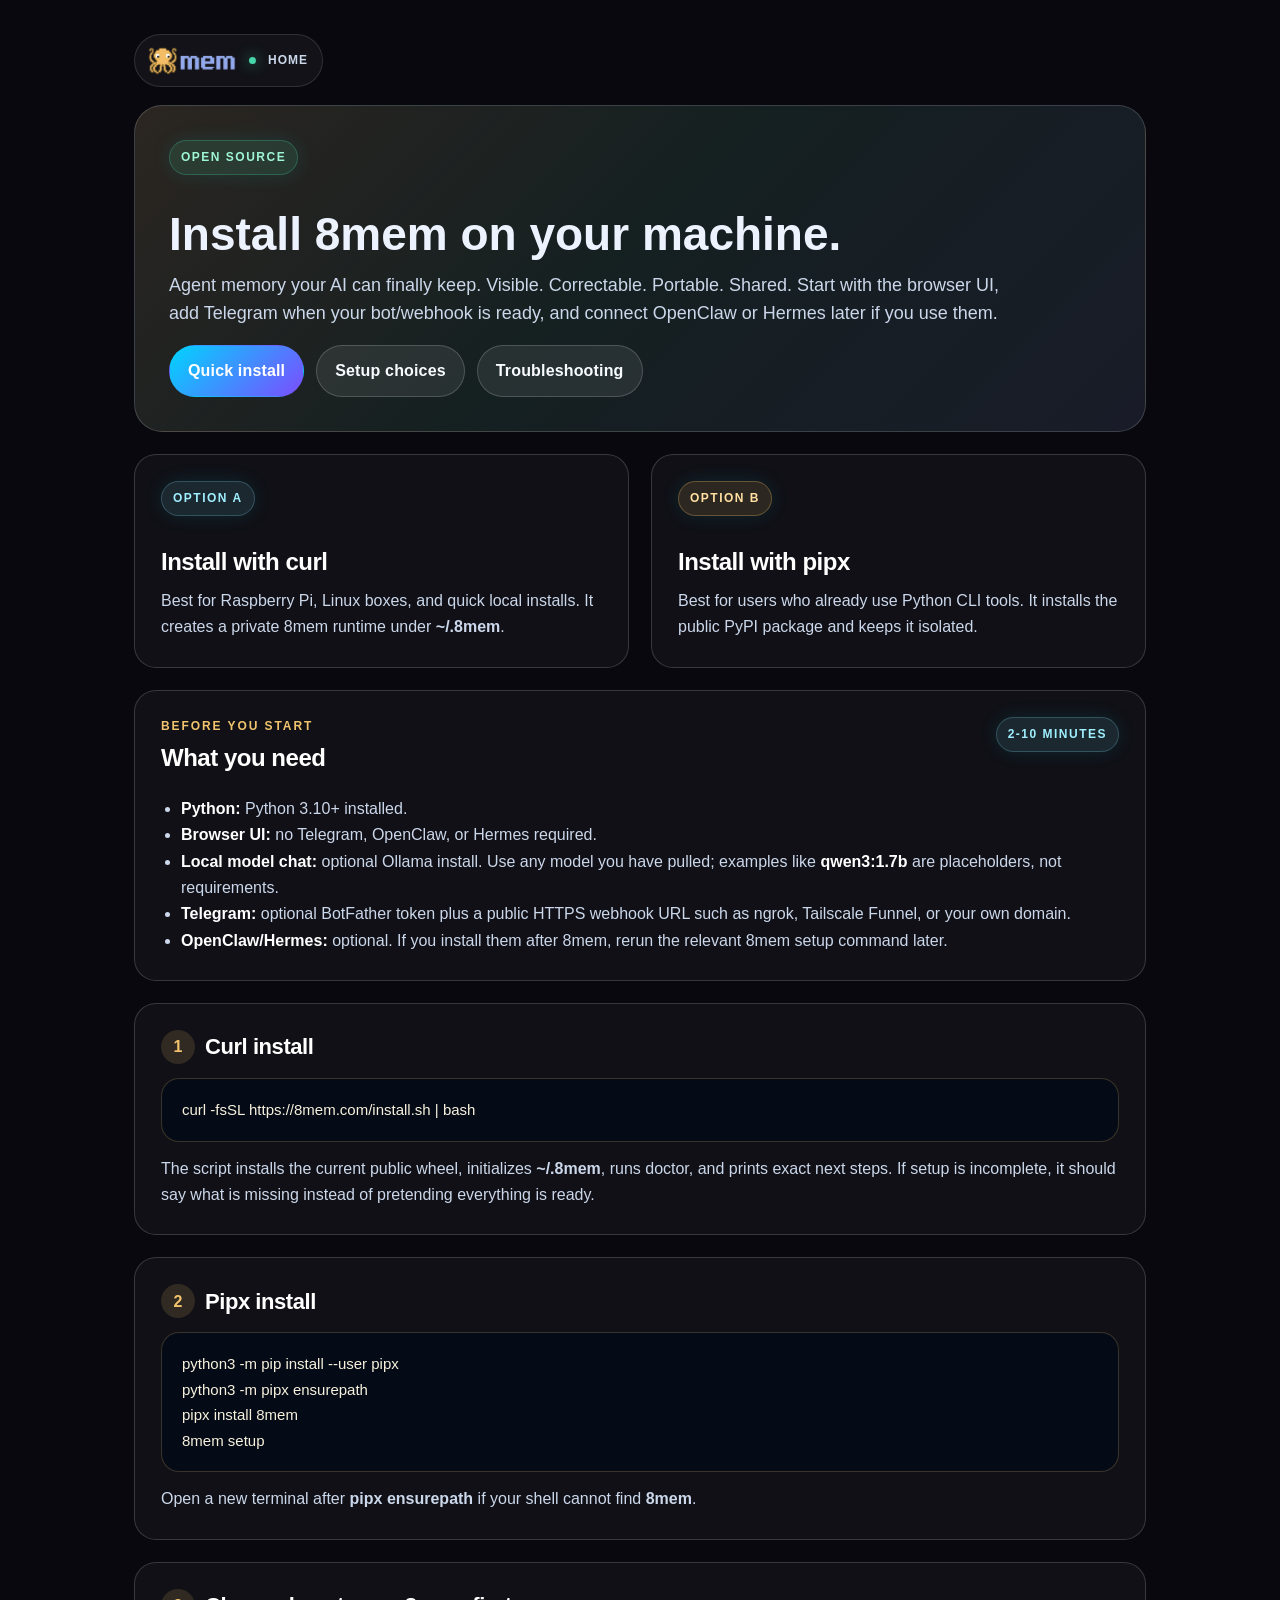
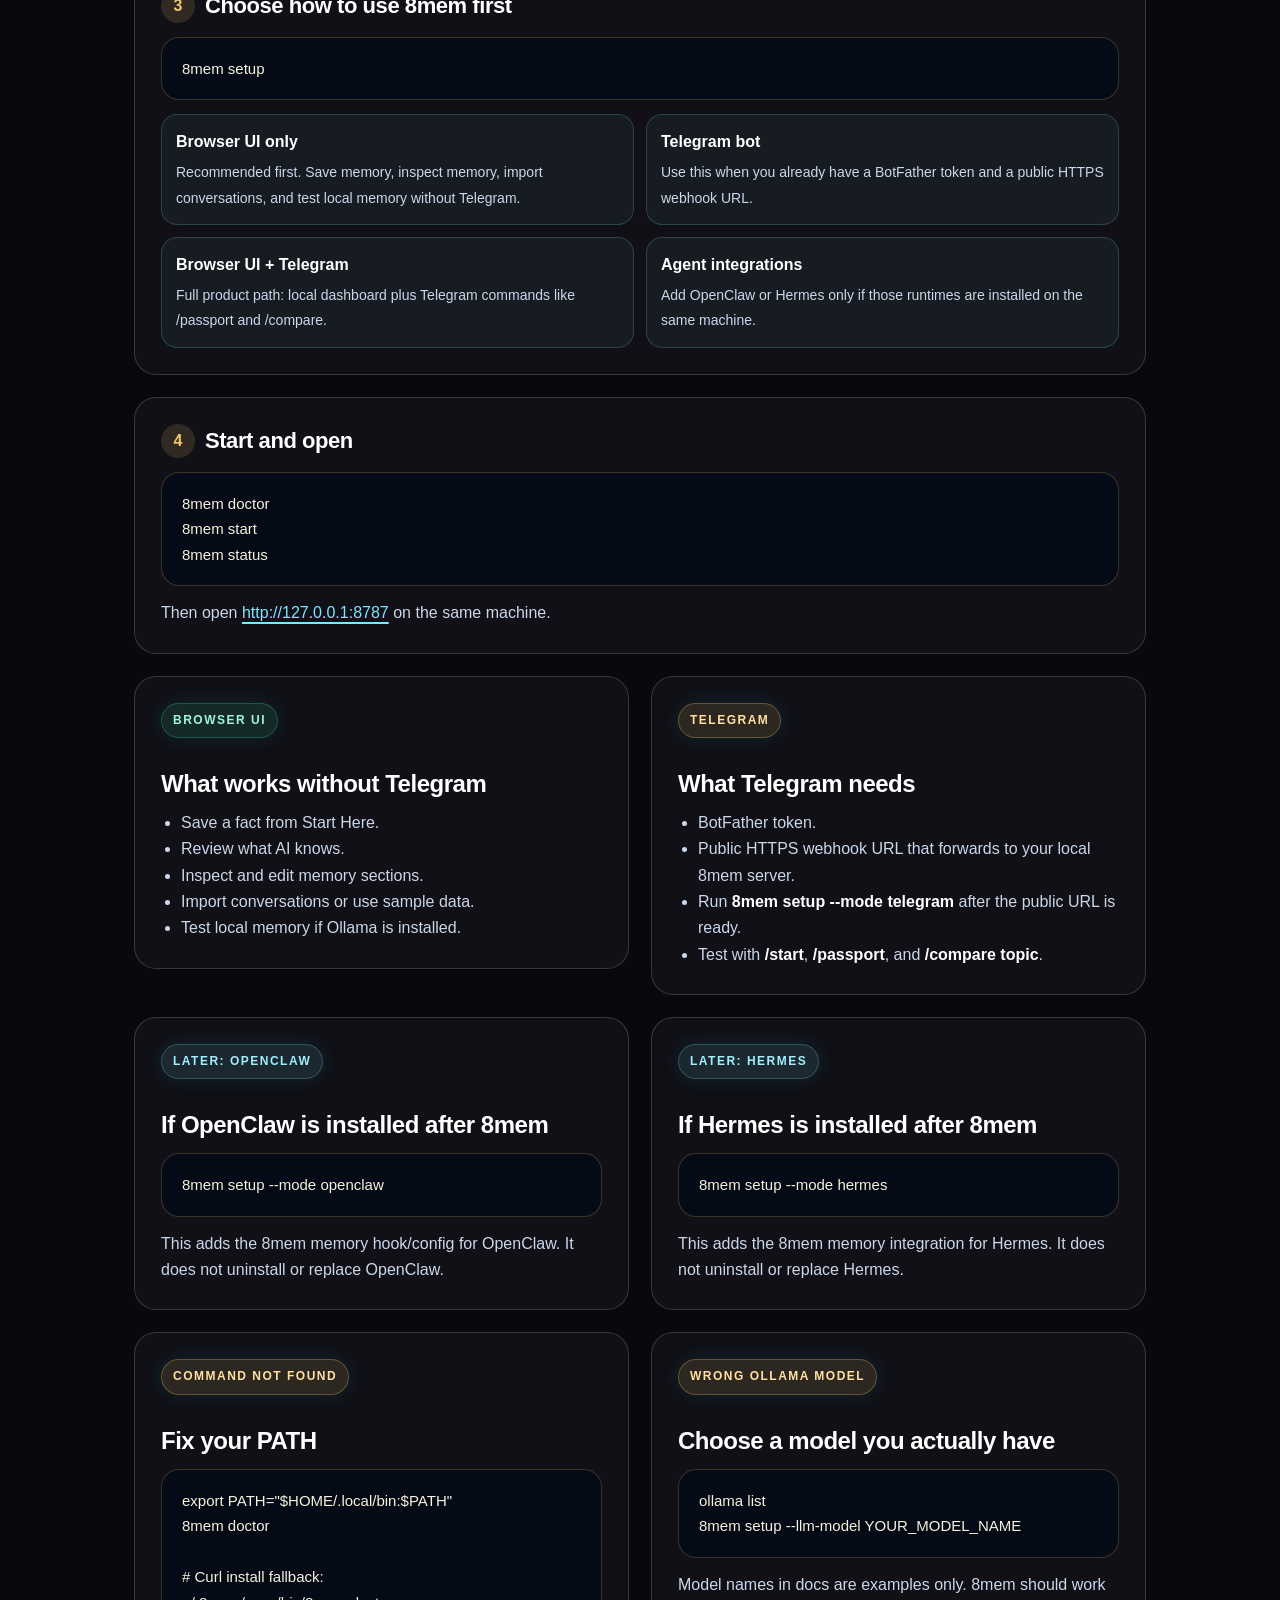
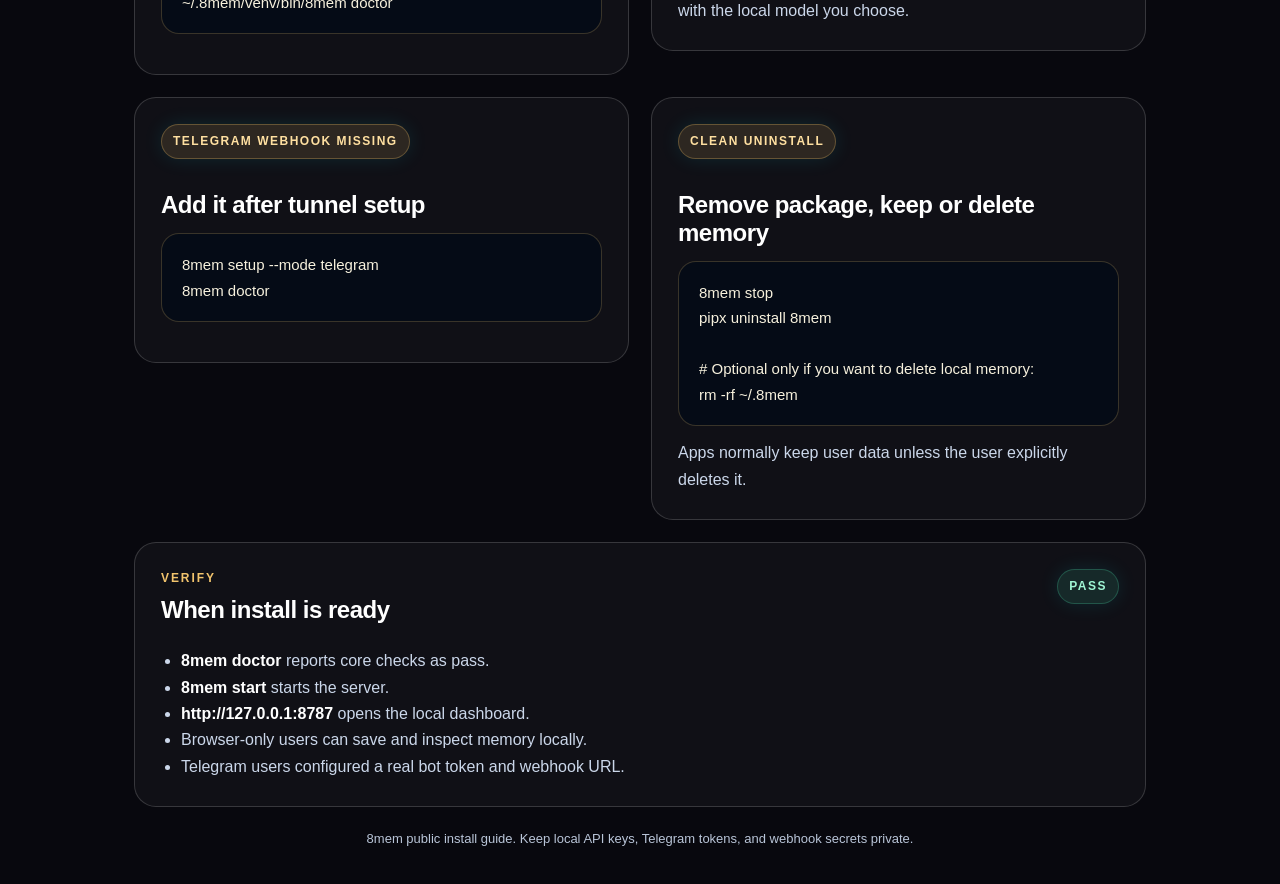
<file: app/install/index.html>
<!doctype html>
<html lang="en">
<head>
  <meta charset="utf-8">
  <meta name="viewport" content="width=device-width, initial-scale=1">
  <title>Install 8mem</title>
  <meta name="description" content="Install 8mem: agent memory for browser UI, Telegram, OpenClaw, Hermes, and local AI workflows.">
  <link rel="icon" href="/favicon.png?v=4" type="image/png">
  <link rel="apple-touch-icon" href="/apple-touch-icon.png?v=4">
  <link rel="stylesheet" href="../../styles.css">
  <style>
    :root{--line:rgba(255,255,255,.16);--gold:#f2c46d;--muted:#b9c5d8}
    body{background:#08080e;color:#edf2ff;font-family:-apple-system,BlinkMacSystemFont,"Segoe UI",system-ui,sans-serif;line-height:1.6}
    .install-shell,.install-shell *{box-sizing:border-box}
    .install-shell{max-width:1080px;margin:0 auto;padding:34px}
    .install-brand{display:inline-flex;align-items:center;gap:12px;color:#f8fbff;text-decoration:none;margin-bottom:18px;padding:10px 14px 10px 10px;border-radius:999px;background:rgba(255,255,255,.045);border:1px solid rgba(255,255,255,.12);transition:transform .2s,border-color .2s}
    .install-brand:hover{transform:translateY(-1px);border-color:rgba(126,231,255,.34)}
    .install-brand img{width:92px;height:auto;image-rendering:pixelated}
    .install-brand .home-dot{width:7px;height:7px;border-radius:999px;background:#46d6a8;box-shadow:0 0 14px rgba(70,214,168,.8)}
    .install-brand .home-label{font-size:12px;font-weight:900;letter-spacing:.08em;text-transform:uppercase;color:#cbd7ea}
    .install-hero{display:block;padding:34px;border-radius:28px;background:linear-gradient(135deg,rgba(242,196,109,.12),rgba(70,214,168,.08) 48%,rgba(122,162,255,.08)),rgba(255,255,255,.035);border:1px solid var(--line)}
    .install-hero h1{font-size:46px;line-height:1.02;margin:12px 0 14px;max-width:800px}
    .install-hero p{font-size:18px;line-height:1.55;color:#cbd7ea;max-width:850px}
    .install-hero .actions{display:flex;gap:12px;flex-wrap:wrap;margin-top:18px}
    .install-hero .btn{display:inline-flex;align-items:center;justify-content:center;border-radius:999px;padding:12px 18px;border:1px solid rgba(255,255,255,.18);background:rgba(255,255,255,.08);color:#f8fbff;text-decoration:none;font-weight:800;letter-spacing:.01em}
    .install-hero .btn.primary{background:linear-gradient(135deg,#00d4ff,#7c4dff);color:#fff;border-color:transparent}
    .install-shell a{color:#7ee7ff;text-decoration-thickness:2px;text-underline-offset:4px}
    .grid{display:grid;grid-template-columns:1fr;gap:22px;align-items:start}
    .grid.cols-2{grid-template-columns:repeat(2,minmax(0,1fr))}
    .card{display:block;padding:26px;border-radius:22px;background:rgba(255,255,255,.035);border:1px solid var(--line);overflow:hidden}
    .card h2,.card h3{line-height:1.16;color:#fff;letter-spacing:-.02em}
    .card h3{font-size:24px;margin:8px 0 12px}
    .card p,.small{color:#cbd7ea;line-height:1.65}
    .header{display:flex;align-items:flex-start;justify-content:space-between;gap:16px;flex-wrap:wrap}
    .kicker{font-size:12px;letter-spacing:.16em;text-transform:uppercase;color:var(--gold);font-weight:900;margin-bottom:8px}
    .badge{display:inline-flex;align-items:center;width:max-content;border-radius:999px;padding:7px 11px;font-size:12px;font-weight:900;background:rgba(255,255,255,.08);border:1px solid rgba(255,255,255,.14);color:#f8fbff}
    .badge.green{background:rgba(70,214,168,.13);border-color:rgba(70,214,168,.25);color:#9ff6d4}
    .badge.blue{background:rgba(126,231,255,.11);border-color:rgba(126,231,255,.22);color:#9fefff}
    .badge.gold{background:rgba(242,196,109,.13);border-color:rgba(242,196,109,.28);color:#ffe0a1}
    .command{position:relative;margin:14px 0;padding:18px 20px;border-radius:18px;background:#050b16;border:1px solid rgba(242,196,109,.22);font:15px/1.7 ui-monospace,SFMono-Regular,Menlo,Consolas,monospace;color:#f7f1dd;white-space:pre-wrap;word-break:break-word;overflow:auto}
    .step-number{width:34px;height:34px;border-radius:50%;display:inline-flex;align-items:center;justify-content:center;background:rgba(242,196,109,.14);color:var(--gold);font-weight:900;margin-right:10px}
    .step-title{display:flex;align-items:center;margin-bottom:10px}
    .step-title h2{font-size:22px;margin:0}
    .checklist{margin:12px 0 0;padding-left:20px;color:#cbd7ea;line-height:1.65}
    .checklist strong{color:#fff}
    .choice-grid{display:grid;grid-template-columns:repeat(2,minmax(0,1fr));gap:12px;margin-top:14px}
    .choice{border:1px solid rgba(126,231,255,.2);background:rgba(126,231,255,.055);border-radius:16px;padding:14px}
    .choice strong{display:block;color:#fff;margin-bottom:4px}
    .choice span{color:#cbd7ea;font-size:14px;line-height:1.45}
    .install-footer{margin-top:22px;color:var(--muted);font-size:13px;text-align:center}
    @media(max-width:860px){.grid.cols-2{grid-template-columns:1fr}}
    @media(max-width:760px){.install-shell{padding:18px}.install-hero h1{font-size:34px}.command{font-size:13px}.choice-grid{grid-template-columns:1fr}}
  </style>
</head>
<body>
  <main class="install-shell">
    <a class="install-brand" href="/">
      <img src="/logo.svg?v=2" alt="8mem">
      <span class="home-dot" aria-hidden="true"></span>
      <span class="home-label">home</span>
    </a>
    <section class="install-hero">
      <div class="badge green">Open source</div>
      <h1>Install 8mem on your machine.</h1>
      <p>Agent memory your AI can finally keep. Visible. Correctable. Portable. Shared. Start with the browser UI, add Telegram when your bot/webhook is ready, and connect OpenClaw or Hermes later if you use them.</p>
      <div class="actions">
        <a class="btn primary" href="#quick-install">Quick install</a>
        <a class="btn" href="#setup-choices">Setup choices</a>
        <a class="btn" href="#troubleshooting">Troubleshooting</a>
      </div>
    </section>

    <div class="grid cols-2" style="margin-top:22px">
      <section class="card">
        <div class="badge blue">Option A</div>
        <h3>Install with curl</h3>
        <p>Best for Raspberry Pi, Linux boxes, and quick local installs. It creates a private 8mem runtime under <strong>~/.8mem</strong>.</p>
      </section>
      <section class="card">
        <div class="badge gold">Option B</div>
        <h3>Install with pipx</h3>
        <p>Best for users who already use Python CLI tools. It installs the public PyPI package and keeps it isolated.</p>
      </section>
    </div>

    <section class="card" style="margin-top:22px">
      <div class="header">
        <div>
          <div class="kicker">Before you start</div>
          <h3>What you need</h3>
        </div>
        <span class="badge blue">2-10 minutes</span>
      </div>
      <ul class="checklist">
        <li><strong>Python:</strong> Python 3.10+ installed.</li>
        <li><strong>Browser UI:</strong> no Telegram, OpenClaw, or Hermes required.</li>
        <li><strong>Local model chat:</strong> optional Ollama install. Use any model you have pulled; examples like <strong>qwen3:1.7b</strong> are placeholders, not requirements.</li>
        <li><strong>Telegram:</strong> optional BotFather token plus a public HTTPS webhook URL such as ngrok, Tailscale Funnel, or your own domain.</li>
        <li><strong>OpenClaw/Hermes:</strong> optional. If you install them after 8mem, rerun the relevant 8mem setup command later.</li>
      </ul>
    </section>

    <section id="quick-install" class="grid" style="margin-top:22px">
      <div class="card">
        <div class="step-title"><span class="step-number">1</span><h2>Curl install</h2></div>
        <div class="command">curl -fsSL https://8mem.com/install.sh | bash</div>
        <p class="small">The script installs the current public wheel, initializes <strong>~/.8mem</strong>, runs doctor, and prints exact next steps. If setup is incomplete, it should say what is missing instead of pretending everything is ready.</p>
      </div>

      <div class="card">
        <div class="step-title"><span class="step-number">2</span><h2>Pipx install</h2></div>
        <div class="command">python3 -m pip install --user pipx
python3 -m pipx ensurepath
pipx install 8mem
8mem setup</div>
        <p class="small">Open a new terminal after <strong>pipx ensurepath</strong> if your shell cannot find <strong>8mem</strong>.</p>
      </div>

      <div id="setup-choices" class="card">
        <div class="step-title"><span class="step-number">3</span><h2>Choose how to use 8mem first</h2></div>
        <div class="command">8mem setup</div>
        <div class="choice-grid">
          <div class="choice"><strong>Browser UI only</strong><span>Recommended first. Save memory, inspect memory, import conversations, and test local memory without Telegram.</span></div>
          <div class="choice"><strong>Telegram bot</strong><span>Use this when you already have a BotFather token and a public HTTPS webhook URL.</span></div>
          <div class="choice"><strong>Browser UI + Telegram</strong><span>Full product path: local dashboard plus Telegram commands like /passport and /compare.</span></div>
          <div class="choice"><strong>Agent integrations</strong><span>Add OpenClaw or Hermes only if those runtimes are installed on the same machine.</span></div>
        </div>
      </div>

      <div class="card">
        <div class="step-title"><span class="step-number">4</span><h2>Start and open</h2></div>
        <div class="command">8mem doctor
8mem start
8mem status</div>
        <p class="small">Then open <a href="http://127.0.0.1:8787">http://127.0.0.1:8787</a> on the same machine.</p>
      </div>
    </section>

    <section class="grid cols-2" style="margin-top:22px">
      <div class="card">
        <div class="badge green">Browser UI</div>
        <h3>What works without Telegram</h3>
        <ul class="checklist">
          <li>Save a fact from Start Here.</li>
          <li>Review what AI knows.</li>
          <li>Inspect and edit memory sections.</li>
          <li>Import conversations or use sample data.</li>
          <li>Test local memory if Ollama is installed.</li>
        </ul>
      </div>
      <div class="card">
        <div class="badge gold">Telegram</div>
        <h3>What Telegram needs</h3>
        <ul class="checklist">
          <li>BotFather token.</li>
          <li>Public HTTPS webhook URL that forwards to your local 8mem server.</li>
          <li>Run <strong>8mem setup --mode telegram</strong> after the public URL is ready.</li>
          <li>Test with <strong>/start</strong>, <strong>/passport</strong>, and <strong>/compare topic</strong>.</li>
        </ul>
      </div>
    </section>

    <section class="grid cols-2" style="margin-top:22px">
      <div class="card">
        <div class="badge blue">Later: OpenClaw</div>
        <h3>If OpenClaw is installed after 8mem</h3>
        <div class="command">8mem setup --mode openclaw</div>
        <p class="small">This adds the 8mem memory hook/config for OpenClaw. It does not uninstall or replace OpenClaw.</p>
      </div>
      <div class="card">
        <div class="badge blue">Later: Hermes</div>
        <h3>If Hermes is installed after 8mem</h3>
        <div class="command">8mem setup --mode hermes</div>
        <p class="small">This adds the 8mem memory integration for Hermes. It does not uninstall or replace Hermes.</p>
      </div>
    </section>

    <section id="troubleshooting" class="grid cols-2" style="margin-top:22px">
      <div class="card">
        <div class="badge gold">Command not found</div>
        <h3>Fix your PATH</h3>
        <div class="command">export PATH="$HOME/.local/bin:$PATH"
8mem doctor

# Curl install fallback:
~/.8mem/venv/bin/8mem doctor</div>
      </div>
      <div class="card">
        <div class="badge gold">Wrong Ollama model</div>
        <h3>Choose a model you actually have</h3>
        <div class="command">ollama list
8mem setup --llm-model YOUR_MODEL_NAME</div>
        <p class="small">Model names in docs are examples only. 8mem should work with the local model you choose.</p>
      </div>
      <div class="card">
        <div class="badge gold">Telegram webhook missing</div>
        <h3>Add it after tunnel setup</h3>
        <div class="command">8mem setup --mode telegram
8mem doctor</div>
      </div>
      <div class="card">
        <div class="badge gold">Clean uninstall</div>
        <h3>Remove package, keep or delete memory</h3>
        <div class="command">8mem stop
pipx uninstall 8mem

# Optional only if you want to delete local memory:
rm -rf ~/.8mem</div>
        <p class="small">Apps normally keep user data unless the user explicitly deletes it.</p>
      </div>
    </section>

    <section class="card" style="margin-top:22px">
      <div class="header">
        <div>
          <div class="kicker">Verify</div>
          <h3>When install is ready</h3>
        </div>
        <span class="badge green">PASS</span>
      </div>
      <ul class="checklist">
        <li><strong>8mem doctor</strong> reports core checks as pass.</li>
        <li><strong>8mem start</strong> starts the server.</li>
        <li><strong>http://127.0.0.1:8787</strong> opens the local dashboard.</li>
        <li>Browser-only users can save and inspect memory locally.</li>
        <li>Telegram users configured a real bot token and webhook URL.</li>
      </ul>
    </section>

    <div class="install-footer">
      8mem public install guide. Keep local API keys, Telegram tokens, and webhook secrets private.
    </div>
  </main>
</body>
</html>
</file>
<file: styles.css>
:root {
  --bg-color: #02040a;
  --text-primary: #ffffff;
  --text-secondary: #94a1b2;
  --brand-cyan: #00f3ff;
  --brand-purple: #7000ff;
  --glass-bg: rgba(255, 255, 255, 0.03);
  --glass-border: rgba(255, 255, 255, 0.05);
}

* {
  margin: 0;
  padding: 0;
  box-sizing: border-box;
  font-family: 'Outfit', sans-serif !important;
}

body {
  background-color: var(--bg-color);
  color: var(--text-primary);
  overflow-x: hidden;
  position: relative;
  min-height: 100vh;
}

/* Base network background layer */
#neural-bg {
  position: fixed;
  top: 0;
  left: 0;
  right: 0;
  bottom: 0;
  z-index: 0;
  pointer-events: none;
  background: radial-gradient(circle at 50% 50%, #0a0e23 0%, var(--bg-color) 80%);
}

#grey-overlay {
  position: fixed;
  top: 0;
  left: 0;
  width: 100%;
  height: 100%;
  background-color: rgba(2, 4, 10, 0.75);
  /* Darker tint for contrast */
  backdrop-filter: grayscale(100%);
  z-index: 5;
  transition: opacity 1s ease;
  pointer-events: none;
}

#splash-logo {
  position: fixed;
  top: 50%;
  left: 50%;
  width: 320px;
  /* Big initial logo */
  height: 320px;
  transform: translate(-50%, -50%);
  z-index: 9999;
  display: flex;
  align-items: center;
  justify-content: center;
  pointer-events: none;
  transition: top 1s cubic-bezier(0.25, 1, 0.5, 1),
    left 1s cubic-bezier(0.25, 1, 0.5, 1),
    width 1s cubic-bezier(0.25, 1, 0.5, 1),
    height 1s cubic-bezier(0.25, 1, 0.5, 1),
    transform 1s cubic-bezier(0.25, 1, 0.5, 1),
    opacity 0.5s ease;
}

#splash-logo svg {
  width: 100%;
  height: 100%;
}

.splash-spin-target {
  transform-origin: 100px 100px;
  transform: rotate(-90deg);
  /* Start vertical as 8 */
  transition: transform 1s cubic-bezier(0.25, 1, 0.5, 1);
}

#main-content {
  opacity: 0;
  transition: opacity 1s ease;
  pointer-events: none;
}

#main-content.visible {
  pointer-events: auto;
}

.nav {
  position: relative;
  z-index: 10;
  display: flex;
  justify-content: space-between;
  align-items: center;
  padding: 24px 64px;
  background: linear-gradient(180deg, rgba(2, 4, 10, 0.8) 0%, rgba(2, 4, 10, 0) 100%);
  backdrop-filter: blur(8px);
}

.brand {
  display: flex;
  align-items: center;
  gap: 0;
  cursor: pointer;
}

.logo-8 {
  display: flex;
  align-items: center;
  justify-content: center;
  margin-right: -4px; /* Closer spacing for the horizontal mark */
  opacity: 0;
  transition: opacity 0.5s ease;
  width: 60px;
  height: 60px;
}

.spin-infinity {
  transform-origin: 100px 100px;
  /* Remains static for nav logo */
}

.infinity-track {
  fill: none;
  stroke: rgba(255, 255, 255, 0.15); /* Matched visibility to Screen 3 */
  stroke-width: 12;
  stroke-linecap: round;
}

.infinity-trail {
  fill: none;
  stroke: var(--brand-cyan);
  stroke-width: 10;
  stroke-linecap: round;
  filter: url(#glow);
  stroke-dasharray: 20 80;
  /* Syncs beautifully with 3s timeline of the spirit node */
  animation: moveTrail 3s linear infinite;
}

@keyframes moveTrail {
  from {
    stroke-dashoffset: 100;
  }

  to {
    stroke-dashoffset: 0;
  }
}

.spirit {
  fill: #fff;
}

.logo-mem {
  font-family: 'Outfit', sans-serif !important;
  font-size: 2.2rem;
  font-weight: 800;
  letter-spacing: -1.5px;
  background: linear-gradient(180deg, #fff 0%, #fff 40%, var(--brand-cyan) 100%);
  -webkit-background-clip: text;
  -webkit-text-fill-color: transparent;
  background-clip: text;
  user-select: none;
}

.nav-links {
  display: flex;
  gap: 32px;
}

.nav-links a {
  color: var(--text-secondary);
  text-decoration: none;
  font-size: 1rem;
  font-weight: 400;
  transition: color 0.3s ease;
}

.nav-links a:hover {
  color: var(--text-primary);
}

/* Hero Section */
.hero {
  position: relative;
  z-index: 10;
  display: flex;
  justify-content: space-between;
  align-items: center;
  padding: 80px 10%;
  min-height: calc(100vh - 128px);
}

.hero-content {
  max-width: 600px;
  animation: fadeInUp 1s ease-out forwards;
}

@keyframes fadeInUp {
  from {
    opacity: 0;
    transform: translateY(40px);
  }

  to {
    opacity: 1;
    transform: translateY(0);
  }
}

.badge {
  display: inline-block;
  padding: 8px 16px;
  border-radius: 20px;
  background: rgba(0, 243, 255, 0.05);
  color: var(--brand-cyan);
  font-size: 0.85rem;
  font-weight: 600;
  letter-spacing: 1.5px;
  text-transform: uppercase;
  margin-bottom: 24px;
  border: 1px solid rgba(0, 243, 255, 0.2);
  box-shadow: 0 0 20px rgba(0, 243, 255, 0.1);
}

.headline {
  font-size: 5rem;
  font-weight: 800;
  line-height: 1.1;
  margin-bottom: 24px;
}

.highlight {
  background: linear-gradient(135deg, var(--brand-cyan), var(--brand-purple));
  -webkit-background-clip: text;
  -webkit-text-fill-color: transparent;
}

.subtitle {
  font-size: 1.25rem;
  color: var(--text-secondary);
  line-height: 1.6;
  margin-bottom: 40px;
  font-weight: 400;
}

.cta-group {
  display: flex;
  gap: 16px;
}

button {
  cursor: pointer;
  font-family: inherit;
  font-size: 1.1rem;
  font-weight: 600;
  padding: 16px 32px;
  border-radius: 8px;
  border: none;
  transition: all 0.3s ease;
}

.cta-primary {
  background: linear-gradient(135deg, var(--brand-purple), var(--brand-cyan));
  color: white;
  box-shadow: 0 10px 20px rgba(112, 0, 255, 0.2);
}

.cta-primary:hover {
  transform: translateY(-2px);
  box-shadow: 0 15px 30px rgba(0, 243, 255, 0.3);
}

.cta-secondary {
  background: var(--glass-bg);
  border: 1px solid var(--glass-border);
  color: white;
  backdrop-filter: blur(10px);
}

.cta-secondary:hover {
  background: rgba(255, 255, 255, 0.08);
  border-color: rgba(255, 255, 255, 0.2);
}

/* Glass Orb / Neural Core Visualizer */
.hero-visual {
  position: relative;
  width: 450px;
  height: 450px;
  display: flex;
  align-items: center;
  justify-content: center;
  animation: float 6s ease-in-out infinite;
}

@keyframes float {
  0% {
    transform: translateY(0px) rotate(0deg);
  }

  50% {
    transform: translateY(-20px) rotate(2deg);
  }

  100% {
    transform: translateY(0px) rotate(0deg);
  }
}

.glass-orb {
  width: 320px;
  height: 320px;
  border-radius: 50%;
  background: rgba(255, 255, 255, 0.01);
  border: 1px solid rgba(255, 255, 255, 0.08);
  box-shadow:
    inset 0 0 50px rgba(0, 243, 255, 0.1),
    0 20px 50px rgba(0, 0, 0, 0.5),
    0 0 120px rgba(112, 0, 255, 0.15);
  backdrop-filter: blur(20px);
  -webkit-backdrop-filter: blur(20px);
  display: flex;
  align-items: center;
  justify-content: center;
  position: relative;
}

.inner-core {
  width: 100px;
  height: 100px;
  border-radius: 50%;
  background: var(--brand-cyan);
  box-shadow:
    0 0 80px 30px var(--brand-purple),
    0 0 120px 10px var(--brand-cyan),
    inset 0 0 20px rgba(255, 255, 255, 0.8);
  animation: pulseCore 3s ease-in-out infinite;
}

.pulse-ring {
  position: absolute;
  width: 100%;
  height: 100%;
  border-radius: 50%;
  border: 2px solid rgba(0, 243, 255, 0.15);
  animation: radar 3s cubic-bezier(0.2, 0.8, 0.5, 1) infinite;
}

@keyframes pulseCore {

  0%,
  100% {
    transform: scale(1);
    opacity: 0.9;
  }

  50% {
    transform: scale(1.05);
    opacity: 1;
    filter: brightness(1.2);
  }
}

@keyframes radar {
  0% {
    transform: scale(0.4);
    opacity: 1;
    border-width: 4px;
  }

  100% {
    transform: scale(1.3);
    opacity: 0;
    border-width: 1px;
  }
}

/* Orbiting dots simulating data packets inside the core housing */
.glass-orb::before,
.glass-orb::after {
  content: '';
  position: absolute;
  width: 8px;
  height: 8px;
  background: #fff;
  border-radius: 50%;
  box-shadow: 0 0 15px 5px var(--brand-cyan);
  filter: blur(1px);
}

.glass-orb::before {
  animation: orbit1 5s linear infinite;
}

.glass-orb::after {
  animation: orbit2 4s linear infinite;
}

@keyframes orbit1 {
  0% {
    transform: rotate(0deg) translateX(120px) rotate(0deg);
  }

  100% {
    transform: rotate(360deg) translateX(120px) rotate(-360deg);
  }
}

@keyframes orbit2 {
  0% {
    transform: rotate(180deg) translateX(90px) rotate(-180deg);
  }

  100% {
    transform: rotate(540deg) translateX(90px) rotate(-540deg);
  }
}
/* Waitlist Form Styles */
.waitlist-form {
  width: 100%;
  max-width: 500px;
}

.input-wrapper {
  display: flex;
  gap: 12px;
  background: rgba(255, 255, 255, 0.03);
  padding: 8px;
  border-radius: 12px;
  border: 1px solid rgba(255, 255, 255, 0.08);
  backdrop-filter: blur(10px);
  transition: all 0.3s ease;
}

.input-wrapper:focus-within {
  border-color: var(--brand-cyan);
  box-shadow: 0 0 20px rgba(0, 243, 255, 0.1);
}

.waitlist-input {
  flex: 1;
  background: transparent;
  border: none;
  color: white;
  padding: 12px 16px;
  font-size: 1.1rem;
  outline: none;
}

.waitlist-input::placeholder {
  color: var(--text-secondary);
  opacity: 0.6;
}

.cta-primary {
  background: linear-gradient(135deg, var(--brand-purple), var(--brand-cyan));
  color: white;
  border-radius: 8px;
  padding: 12px 24px;
  font-weight: 600;
  border: none;
  cursor: pointer;
  white-space: nowrap;
  transition: transform 0.2s ease;
}

.cta-primary:hover {
  transform: scale(1.02);
  filter: brightness(1.1);
}
</file>
